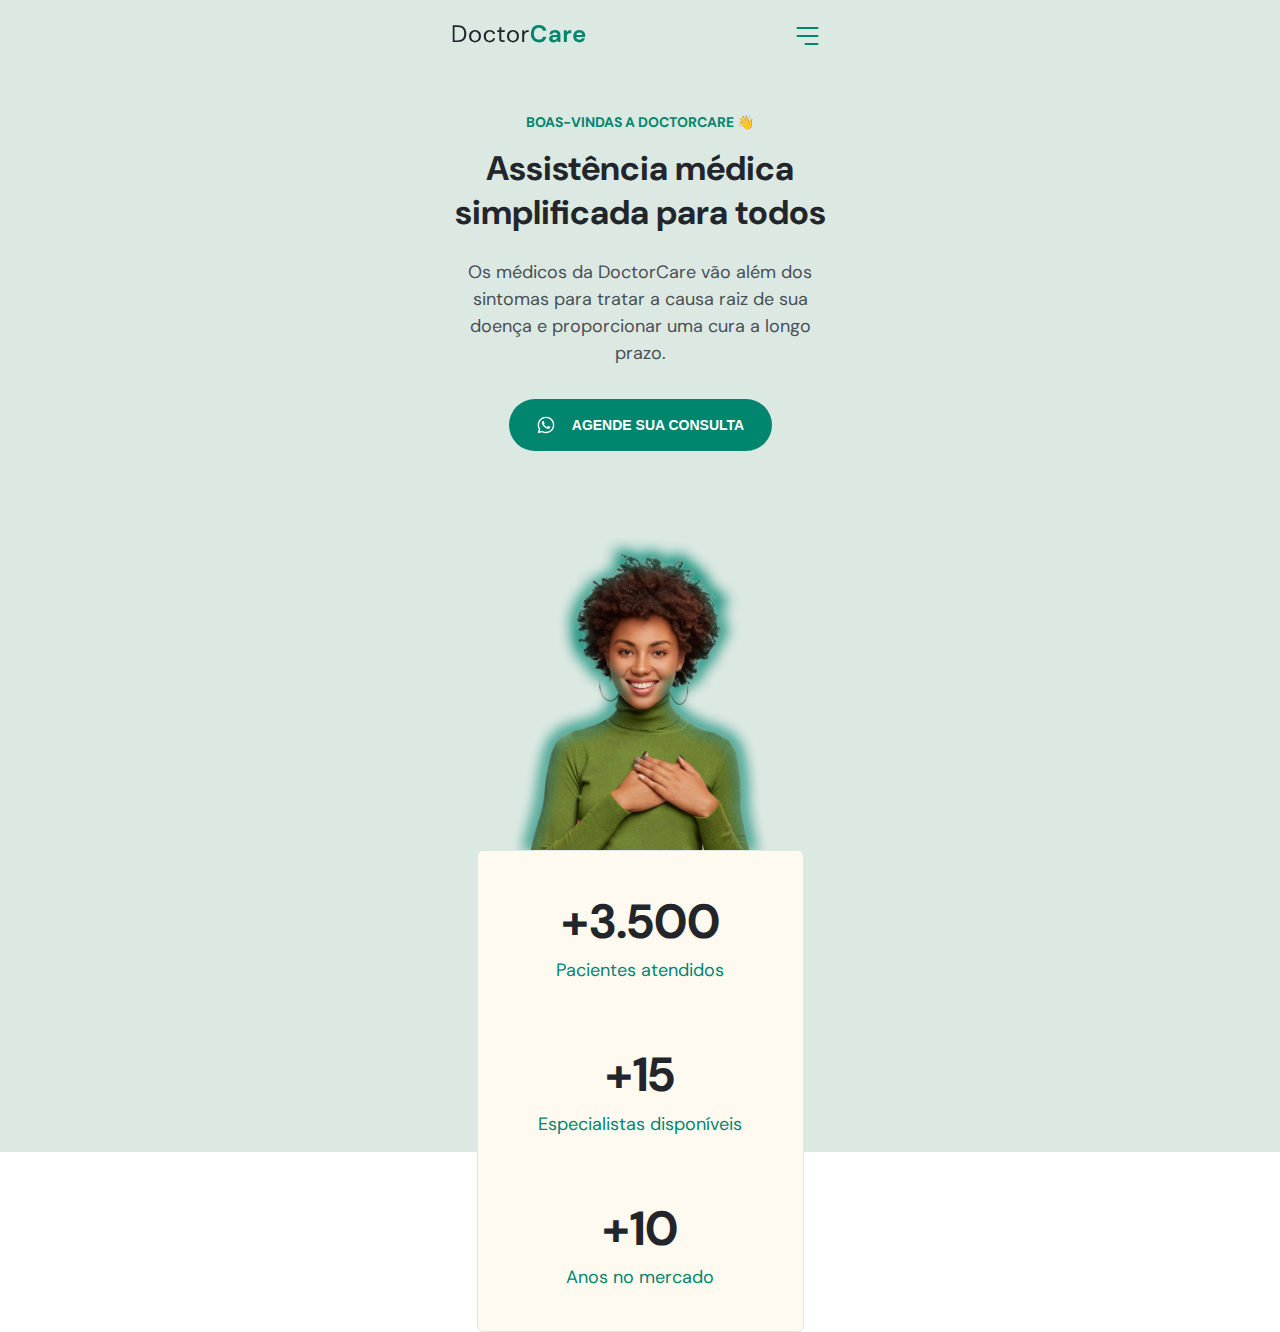
<file: Origin/minha-participacao/index.html>
<!DOCTYPE html>
<html lang="pt-br">
<head>
    <meta charset="UTF-8" />
    <meta name="viewport" content="width=device-width, initial-scale=1.0" />
    <title>DoctorCare</title>

    <link rel="stylesheet" href="style.css" />

    <link rel="preconnect" href="https://fonts.googleapis.com">
    <link rel="preconnect" href="https://fonts.gstatic.com" crossorigin>
    <link href="https://fonts.googleapis.com/css2?family=DM+Sans:wght@400;700&display=swap" rel="stylesheet">
</head>
<body onscroll="onScroll()"> <!--onscroll="onScroll()" -->
    <nav id="navigation" class="">
        <div class="wrapper">
            <a class="logo" href="#">
                <svg width="133" height="18" viewBox="0 0 133 18" fill="none" xmlns="http://www.w3.org/2000/svg">
                    <path d="M0 17.088V0.287999H5.16C8.12 0.287999 10.296 1.04 11.688 2.544C13.096 4.048 13.8 6.112 13.8 8.736C13.8 11.312 13.096 13.352 11.688 14.856C10.296 16.344 8.12 17.088 5.16 17.088H0ZM2.016 15.408H5.112C6.744 15.408 8.04 15.144 9 14.616C9.976 14.072 10.672 13.304 11.088 12.312C11.504 11.304 11.712 10.112 11.712 8.736C11.712 7.328 11.504 6.12 11.088 5.112C10.672 4.104 9.976 3.328 9 2.784C8.04 2.24 6.744 1.968 5.112 1.968H2.016V15.408Z" fill="#212529"/>
                    <path d="M22.4949 17.376C21.3749 17.376 20.3669 17.12 19.4709 16.608C18.5749 16.096 17.8629 15.376 17.3349 14.448C16.8229 13.504 16.5669 12.4 16.5669 11.136C16.5669 9.872 16.8309 8.776 17.3589 7.848C17.8869 6.904 18.5989 6.176 19.4949 5.664C20.4069 5.152 21.4229 4.896 22.5429 4.896C23.6629 4.896 24.6709 5.152 25.5669 5.664C26.4629 6.176 27.1669 6.904 27.6789 7.848C28.2069 8.776 28.4709 9.872 28.4709 11.136C28.4709 12.4 28.2069 13.504 27.6789 14.448C27.1509 15.376 26.4309 16.096 25.5189 16.608C24.6229 17.12 23.6149 17.376 22.4949 17.376ZM22.4949 15.648C23.1829 15.648 23.8229 15.48 24.4149 15.144C25.0069 14.808 25.4869 14.304 25.8549 13.632C26.2229 12.96 26.4069 12.128 26.4069 11.136C26.4069 10.144 26.2229 9.312 25.8549 8.64C25.5029 7.968 25.0309 7.464 24.4389 7.128C23.8469 6.792 23.2149 6.624 22.5429 6.624C21.8549 6.624 21.2149 6.792 20.6229 7.128C20.0309 7.464 19.5509 7.968 19.1829 8.64C18.8149 9.312 18.6309 10.144 18.6309 11.136C18.6309 12.128 18.8149 12.96 19.1829 13.632C19.5509 14.304 20.0229 14.808 20.5989 15.144C21.1909 15.48 21.8229 15.648 22.4949 15.648Z" fill="#212529"/>
                    <path d="M37.2261 17.376C36.0901 17.376 35.0661 17.12 34.1541 16.608C33.2581 16.08 32.5461 15.352 32.0181 14.424C31.5061 13.48 31.2501 12.384 31.2501 11.136C31.2501 9.888 31.5061 8.8 32.0181 7.872C32.5461 6.928 33.2581 6.2 34.1541 5.688C35.0661 5.16 36.0901 4.896 37.2261 4.896C38.6341 4.896 39.8181 5.264 40.7781 6C41.7541 6.736 42.3701 7.72 42.6261 8.952H40.5621C40.4021 8.216 40.0101 7.648 39.3861 7.248C38.7621 6.832 38.0341 6.624 37.2021 6.624C36.5301 6.624 35.8981 6.792 35.3061 7.128C34.7141 7.464 34.2341 7.968 33.8661 8.64C33.4981 9.312 33.3141 10.144 33.3141 11.136C33.3141 12.128 33.4981 12.96 33.8661 13.632C34.2341 14.304 34.7141 14.816 35.3061 15.168C35.8981 15.504 36.5301 15.672 37.2021 15.672C38.0341 15.672 38.7621 15.472 39.3861 15.072C40.0101 14.656 40.4021 14.072 40.5621 13.32H42.6261C42.3861 14.52 41.7781 15.496 40.8021 16.248C39.8261 17 38.6341 17.376 37.2261 17.376Z" fill="#212529"/>
                    <path d="M50.2974 17.088C49.2094 17.088 48.3534 16.824 47.7294 16.296C47.1054 15.768 46.7934 14.816 46.7934 13.44V6.888H44.7294V5.184H46.7934L47.0574 2.328H48.8094V5.184H52.3134V6.888H48.8094V13.44C48.8094 14.192 48.9614 14.704 49.2654 14.976C49.5694 15.232 50.1054 15.36 50.8734 15.36H52.1214V17.088H50.2974Z" fill="#212529"/>
                    <path d="M60.4506 17.376C59.3306 17.376 58.3226 17.12 57.4266 16.608C56.5306 16.096 55.8186 15.376 55.2906 14.448C54.7786 13.504 54.5226 12.4 54.5226 11.136C54.5226 9.872 54.7866 8.776 55.3146 7.848C55.8426 6.904 56.5546 6.176 57.4506 5.664C58.3626 5.152 59.3786 4.896 60.4986 4.896C61.6186 4.896 62.6266 5.152 63.5226 5.664C64.4186 6.176 65.1226 6.904 65.6346 7.848C66.1626 8.776 66.4266 9.872 66.4266 11.136C66.4266 12.4 66.1626 13.504 65.6346 14.448C65.1066 15.376 64.3866 16.096 63.4746 16.608C62.5786 17.12 61.5706 17.376 60.4506 17.376ZM60.4506 15.648C61.1386 15.648 61.7786 15.48 62.3706 15.144C62.9626 14.808 63.4426 14.304 63.8106 13.632C64.1786 12.96 64.3626 12.128 64.3626 11.136C64.3626 10.144 64.1786 9.312 63.8106 8.64C63.4586 7.968 62.9866 7.464 62.3946 7.128C61.8026 6.792 61.1706 6.624 60.4986 6.624C59.8106 6.624 59.1706 6.792 58.5786 7.128C57.9866 7.464 57.5066 7.968 57.1386 8.64C56.7706 9.312 56.5866 10.144 56.5866 11.136C56.5866 12.128 56.7706 12.96 57.1386 13.632C57.5066 14.304 57.9786 14.808 58.5546 15.144C59.1466 15.48 59.7786 15.648 60.4506 15.648Z" fill="#212529"/>
                    <path d="M69.7097 17.088V5.184H71.5337L71.7017 7.464C72.0697 6.68 72.6297 6.056 73.3817 5.592C74.1337 5.128 75.0617 4.896 76.1657 4.896V7.008H75.6137C74.9097 7.008 74.2617 7.136 73.6697 7.392C73.0777 7.632 72.6057 8.048 72.2537 8.64C71.9017 9.232 71.7257 10.048 71.7257 11.088V17.088H69.7097Z" fill="#212529"/>
                    <path d="M86.4924 17.376C84.7964 17.376 83.3404 17.016 82.1244 16.296C80.9084 15.56 79.9724 14.544 79.3164 13.248C78.6604 11.936 78.3324 10.424 78.3324 8.712C78.3324 7 78.6604 5.488 79.3164 4.176C79.9724 2.864 80.9084 1.84 82.1244 1.104C83.3404 0.368 84.7964 0 86.4924 0C88.5084 0 90.1564 0.504 91.4364 1.512C92.7324 2.504 93.5404 3.904 93.8604 5.712H90.4764C90.2684 4.8 89.8204 4.088 89.1324 3.576C88.4604 3.048 87.5644 2.784 86.4444 2.784C84.8924 2.784 83.6764 3.312 82.7964 4.368C81.9164 5.424 81.4764 6.872 81.4764 8.712C81.4764 10.552 81.9164 12 82.7964 13.056C83.6764 14.096 84.8924 14.616 86.4444 14.616C87.5644 14.616 88.4604 14.376 89.1324 13.896C89.8204 13.4 90.2684 12.72 90.4764 11.856H93.8604C93.5404 13.584 92.7324 14.936 91.4364 15.912C90.1564 16.888 88.5084 17.376 86.4924 17.376Z" fill="#00856F"/>
                    <path d="M101.092 17.376C100.068 17.376 99.2278 17.216 98.5718 16.896C97.9158 16.56 97.4277 16.12 97.1077 15.576C96.7878 15.032 96.6278 14.432 96.6278 13.776C96.6278 12.672 97.0598 11.776 97.9238 11.088C98.7878 10.4 100.084 10.056 101.812 10.056H104.836V9.768C104.836 8.952 104.604 8.352 104.14 7.968C103.676 7.584 103.1 7.392 102.412 7.392C101.788 7.392 101.244 7.544 100.78 7.848C100.316 8.136 100.028 8.568 99.9157 9.144H96.9157C96.9958 8.28 97.2837 7.528 97.7797 6.888C98.2917 6.248 98.9477 5.76 99.7477 5.424C100.548 5.072 101.444 4.896 102.436 4.896C104.132 4.896 105.468 5.32 106.444 6.168C107.42 7.016 107.908 8.216 107.908 9.768V17.088H105.292L105.004 15.168C104.652 15.808 104.156 16.336 103.516 16.752C102.892 17.168 102.084 17.376 101.092 17.376ZM101.788 14.976C102.668 14.976 103.348 14.688 103.828 14.112C104.324 13.536 104.636 12.824 104.764 11.976H102.148C101.332 11.976 100.748 12.128 100.396 12.432C100.044 12.72 99.8678 13.08 99.8678 13.512C99.8678 13.976 100.044 14.336 100.396 14.592C100.748 14.848 101.212 14.976 101.788 14.976Z" fill="#00856F"/>
                    <path d="M111.319 17.088V5.184H114.055L114.343 7.416C114.775 6.648 115.359 6.04 116.095 5.592C116.847 5.128 117.727 4.896 118.735 4.896V8.136H117.871C117.199 8.136 116.599 8.24 116.071 8.448C115.543 8.656 115.127 9.016 114.823 9.528C114.535 10.04 114.391 10.752 114.391 11.664V17.088H111.319Z" fill="#00856F"/>
                    <path d="M126.888 17.376C125.688 17.376 124.624 17.12 123.696 16.608C122.768 16.096 122.04 15.376 121.512 14.448C120.984 13.52 120.72 12.448 120.72 11.232C120.72 10 120.976 8.904 121.488 7.944C122.016 6.984 122.736 6.24 123.648 5.712C124.576 5.168 125.664 4.896 126.912 4.896C128.08 4.896 129.112 5.152 130.008 5.664C130.904 6.176 131.6 6.88 132.096 7.776C132.608 8.656 132.864 9.64 132.864 10.728C132.864 10.904 132.856 11.088 132.84 11.28C132.84 11.472 132.832 11.672 132.816 11.88H123.768C123.832 12.808 124.152 13.536 124.728 14.064C125.32 14.592 126.032 14.856 126.864 14.856C127.488 14.856 128.008 14.72 128.424 14.448C128.856 14.16 129.176 13.792 129.384 13.344H132.504C132.28 14.096 131.904 14.784 131.376 15.408C130.864 16.016 130.224 16.496 129.456 16.848C128.704 17.2 127.848 17.376 126.888 17.376ZM126.912 7.392C126.16 7.392 125.496 7.608 124.92 8.04C124.344 8.456 123.976 9.096 123.816 9.96H129.744C129.696 9.176 129.408 8.552 128.88 8.088C128.352 7.624 127.696 7.392 126.912 7.392Z" fill="#00856F"/>
                </svg>
            </a>
    
            <svg width="40" height="40" viewBox="0 0 40 40" fill="none" xmlns="http://www.w3.org/2000/svg">
                <path d="M10 20H30" stroke="#00856F" stroke-width="2" stroke-linecap="round" stroke-linejoin="round"/>
                <path d="M10 12H30" stroke="#00856F" stroke-width="2" stroke-linecap="round" stroke-linejoin="round"/>
                <path d="M18 28L30 28" stroke="#00856F" stroke-width="2" stroke-linecap="round" stroke-linejoin="round"/>
            </svg>
        </div>
            
    </nav>

    <header class="wrapper">
        <h4>BOAS-VINDAS A DOCTORCARE 👋</h4>
        <h1>Assistência médica simplificada para todos</h1>
        <p>Os médicos da DoctorCare vão além dos sintomas para tratar a causa raiz de sua doença e proporcionar uma cura a longo prazo.</p>
        <button>
            <svg width="20" height="20" viewBox="0 0 20 20" fill="none" xmlns="http://www.w3.org/2000/svg">
                <path d="M13.8337 11.6667C13.667 11.5833 12.5837 11.0833 12.417 11C12.2503 10.9167 12.0837 10.9167 11.917 11.0833C11.7503 11.25 11.417 11.75 11.2503 11.9167C11.167 12.0833 11.0003 12.0833 10.8337 12C10.2503 11.75 9.66699 11.4167 9.16699 11C8.75033 10.5833 8.33366 10.0833 8.00033 9.58334C7.91699 9.41668 8.00033 9.25001 8.08366 9.16668C8.16699 9.08334 8.25033 8.91668 8.41699 8.83334C8.50033 8.75001 8.58366 8.58334 8.58366 8.50001C8.66699 8.41668 8.66699 8.25001 8.58366 8.16668C8.50033 8.08334 8.08366 7.08334 7.91699 6.66668C7.83366 6.08334 7.66699 6.08334 7.50033 6.08334C7.41699 6.08334 7.25033 6.08334 7.08366 6.08334C6.91699 6.08334 6.66699 6.25001 6.58366 6.33334C6.08366 6.83334 5.83366 7.41668 5.83366 8.08334C5.91699 8.83334 6.16699 9.58334 6.66699 10.25C7.58366 11.5833 8.75033 12.6667 10.167 13.3333C10.5837 13.5 10.917 13.6667 11.3337 13.75C11.7503 13.9167 12.167 13.9167 12.667 13.8333C13.2503 13.75 13.7503 13.3333 14.0837 12.8333C14.2503 12.5 14.2503 12.1667 14.167 11.8333C14.167 11.8333 14.0003 11.75 13.8337 11.6667ZM15.917 4.08334C12.667 0.833344 7.41699 0.833344 4.16699 4.08334C1.50033 6.75001 1.00033 10.8333 2.83366 14.0833L1.66699 18.3333L6.08366 17.1667C7.33366 17.8333 8.66699 18.1667 10.0003 18.1667C14.5837 18.1667 18.2503 14.5 18.2503 9.91668C18.3337 7.75001 17.417 5.66668 15.917 4.08334ZM13.667 15.75C12.5837 16.4167 11.3337 16.8333 10.0003 16.8333C8.75033 16.8333 7.58366 16.5 6.50033 15.9167L6.25033 15.75L3.66699 16.4167L4.33366 13.9167L4.16699 13.6667C2.16699 10.3333 3.16699 6.16668 6.41699 4.08334C9.66699 2.00001 13.8337 3.08334 15.8337 6.25001C17.8337 9.50001 16.917 13.75 13.667 15.75Z" fill="white"/>
            </svg>
            Agende sua consulta
        </button>

        <img src="assets/Foto.png" alt="Mulher negra vestindo moletom verde e sorrindo" />
        
        <div class="stats">
            <div class="stat">
                <h3>+3.500</h3>
                <p>Pacientes atendidos</p>
            </div>
            
            <div class="stat">
                <h3>+15</h3>
                <p>Especialistas disponíveis</p>
            </div>
            
            <div class="stat">
                <h3>+10</h3>
                <p>Anos no mercado</p>
            </div>
        </div>

    </header>

    <script src="main.js"></script>
</body>
</html>
</file>
<file: Origin/minha-participacao/style.css>
/*============== GERAL =============================================*/

* {
    margin: 0;
    box-sizing: border-box;
}

:root {
    --primary-color: hsl(170, 100%, 26%);
    --headline: hsl(210, 11%, 15%);
    --paragraph: hsl(210, 9%, 31%);

    --brand-beige: hsl(39, 100%, 97%);
    --brand-light: hsl(148, 23%, 89%);

    font-size: 62.5%; /* 1rem = 10px */

    --nav-height: 7.2rem;
}

body {
    font-family: 'DM Sans';
    font-size: 1.6rem;
    text-align: center;
}

.wrapper {
    width: 37.5rem;
    margin-inline: auto;
}

/*============ HEADER ===========================================*/

header {
    margin-top: calc(4.1rem + var(--nav-height));
}

header::before {
    content: "";
    width: 100vw;
    height: calc(108rem + var(--nav-height));
    background-color: var(--brand-light);
    display: block;

    position: absolute;
    top: 0;
    left: 0;
    z-index: -1;
}

header h4 {
    font-size: 1.4rem;
    color: var(--primary-color);
    margin-bottom: 1.6rem;
}

header h1 {
    font-size: 3.4rem;
    color: var(--headline);
    line-height: 130%;
    margin-bottom: 2.4rem;
}

header p {
    font-size: 1.8rem;
    line-height: 150%;
    font-weight: 400;
    color: var(--paragraph);
    margin-bottom: 3.2rem;
}

header button {
    background: var(--primary-color);

    border: none;
    border-radius: 4rem;
    
    margin-bottom: 6.125rem;
    height: 5.2rem;
    width: 26.3rem;
    
    color: hsl(0, 0%, 100%);
    text-transform: uppercase;
    font-size: 1.4rem;
    font-weight: 700;
    
    display: flex;
    align-items: center;
    justify-content: center;
    gap: 1.6rem;

    margin-left: auto;
    margin-right: auto;
}

header img {
    width: 26.4rem;
    display: block;
    margin-inline: auto;
    object-position: 0 2rem;
}

.stats {
    background-color: var(--brand-beige);

    width: 32.7rem;
    padding-block: 4rem;

    margin-inline: auto;

    display: flex;
    flex-direction: column;
    justify-content: center;

    gap: 6rem;

    border: solid 1px;
    border-radius: 0.6rem;
    border-color: var(--brand-light);

    
}

.stat h3 {
    font-size: 4.8rem;
    color: var(--headline);
    line-height: 130%;

    margin-bottom: 0.4rem;
}

.stat p {
    margin: 0;
    color: var(--primary-color);
    line-height: 150%;
}

/*============ NAVIGATION ===========================================*/

nav {
    display: flex;
    
    height: var(--nav-height);

    /* padding: 1.6rem 2.4rem; */
    /* padding-inline: 2.4rem;
    padding-block: 1.6rem; */

    position: fixed;
    top: 0;
    left: 50%;
    transform: translateX(-50%);

    
}

nav .wrapper {
    display: flex;
    align-items: center;
    justify-content: space-between;
}

nav.scroll {
    background: var(--primary-color);
    width: 100vw;
}

nav.scroll svg:nth-child(1) path {
    fill: white;
}

nav.scroll svg:nth-child(2) path {
    stroke: white;
}
</file>
